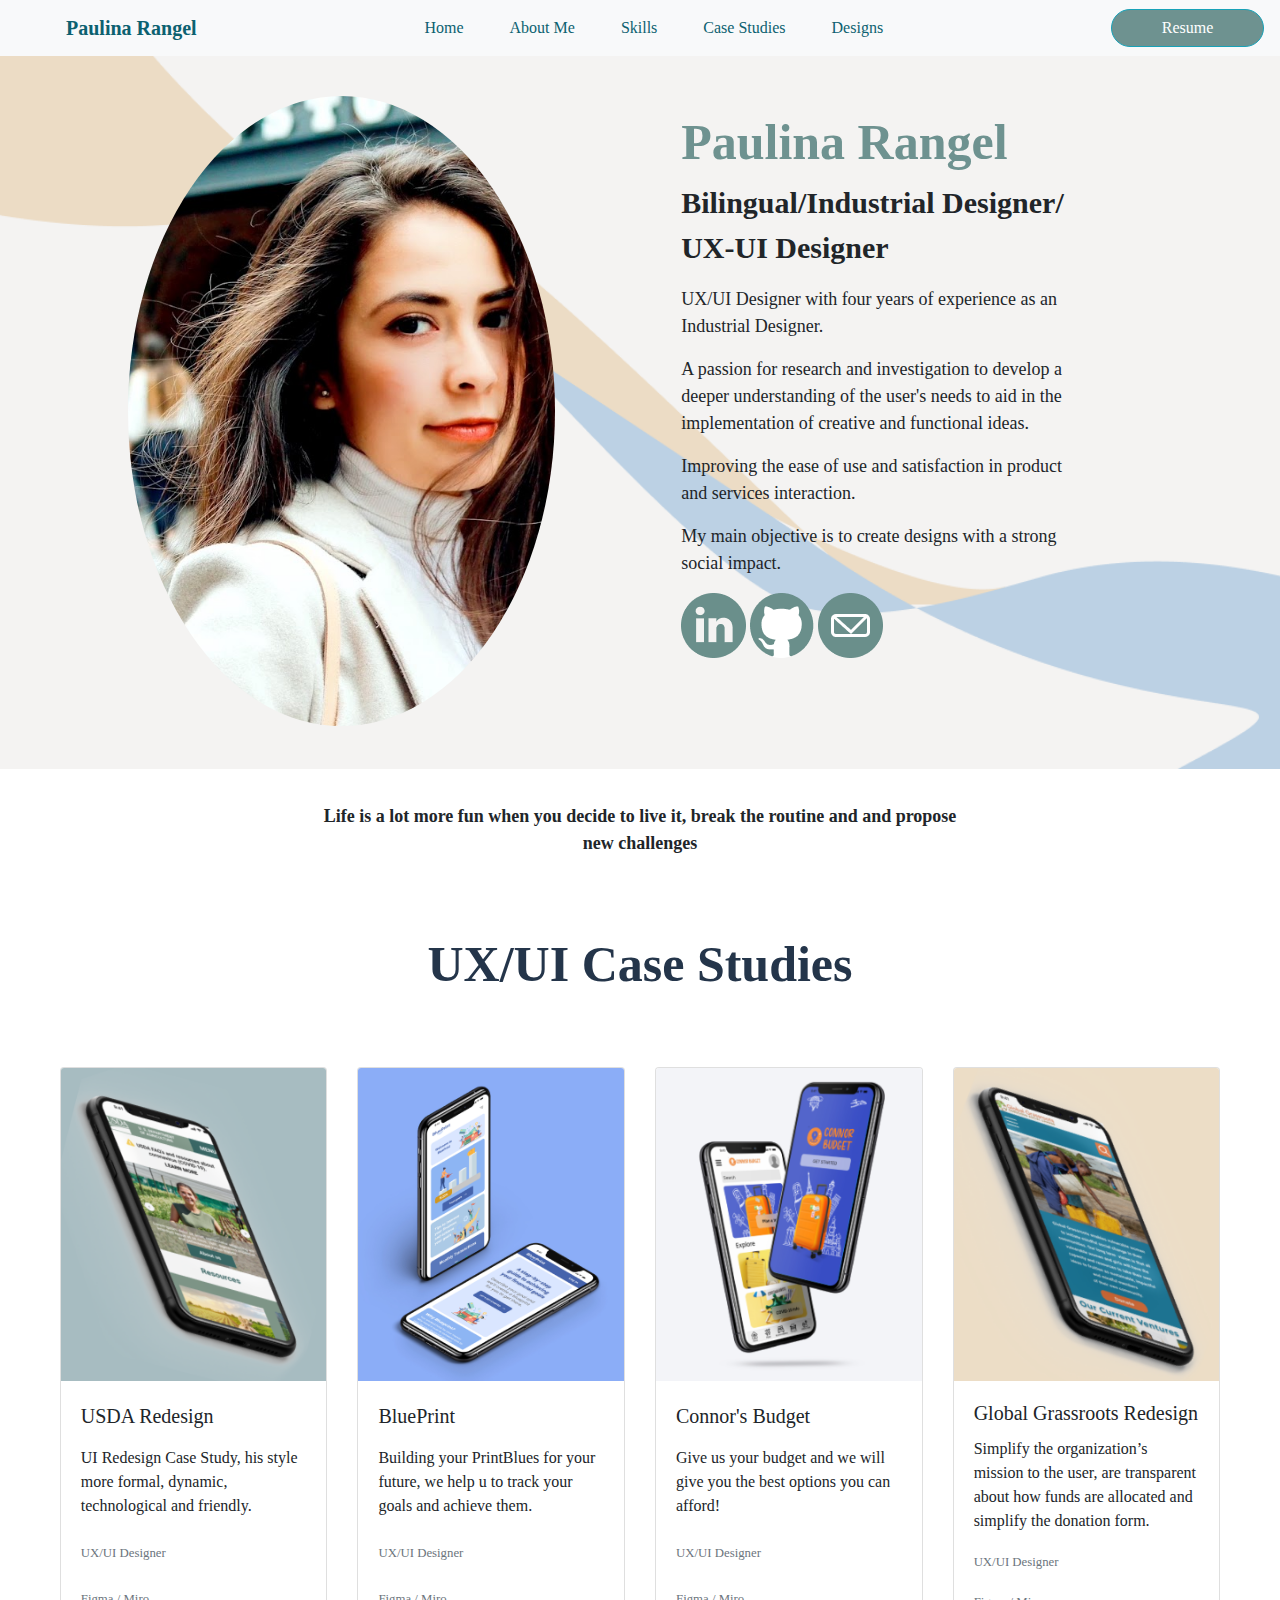
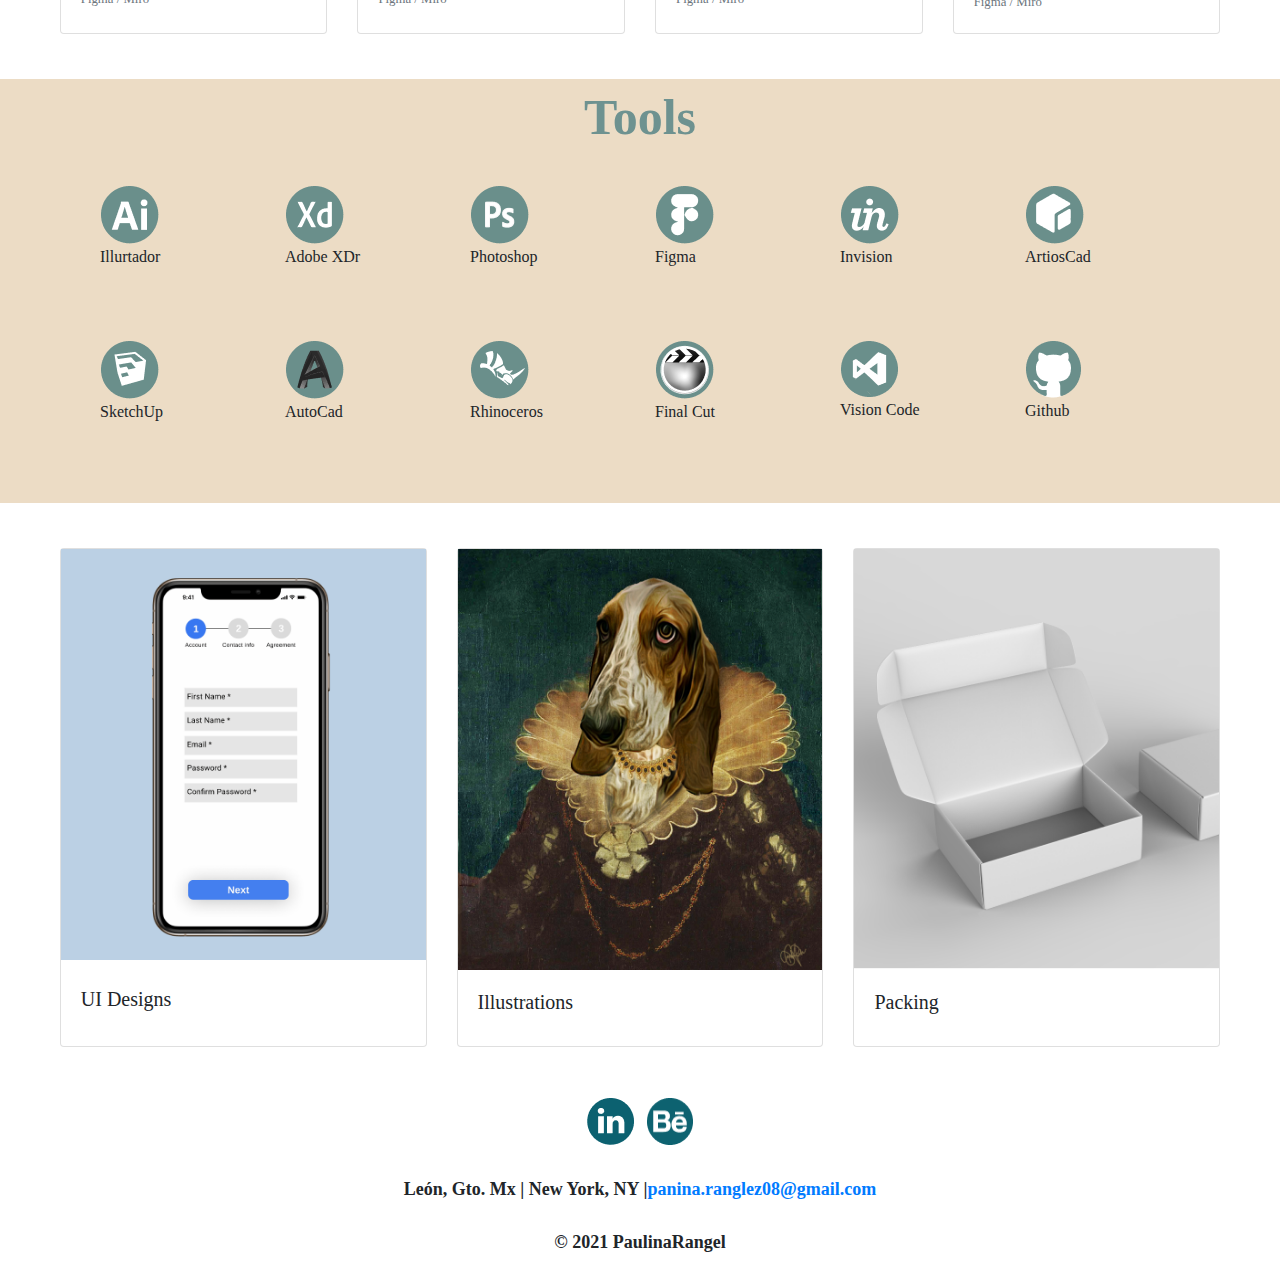
<file: index.html>
<!doctype html>
<html lang="en">

  <head>
    <!-- Required meta tags -->
    <meta charset="utf-8">
    <meta name="viewport" content="width=device-width, initial-scale=1, shrink-to-fit=no">
    <script src="js/index.js"></script>

    <!-- Bootstrap CSS -->
    <link rel="stylesheet" href="https://stackpath.bootstrapcdn.com/bootstrap/4.3.1/css/bootstrap.min.css" integrity="sha384-ggOyR0iXCbMQv3Xipma34MD+dH/1fQ784/j6cY/iJTQUOhcWr7x9JvoRxT2MZw1T" crossorigin="anonymous">
    <link href="https://fonts.googleapis.com/css?family=Anton|Jura&display=swap" rel="stylesheet">
    <link rel="stylesheet" href="css/style.css">
    <title>Paulina Rangel</title>
</head>
<body>
    <nav class="navbar navbar-expand-lg navbar-light bg-light">
        <a class="navbar-brand" href="#">Paulina Rangel</a>
        <button class="navbar-toggler" type="button" data-toggle="collapse" data-target="#navbarSupportedContent" aria-controls="navbarSupportedContent" aria-expanded="false" aria-label="Toggle navigation">
          <span class="navbar-toggler-icon"></span>
        </button>
      
        <div class="collapse navbar-collapse" id="navbarSupportedContent">
          <ul class="navbar-nav mr-auto">
            <li class="nav-item active">
              <a class="nav-link" href="../Home/index.html">Home <span class="sr-only">(current)</span></a>
            </li>
            <li class="nav-item">
              <a class="nav-link" href="../About Me/index.html">About Me</a>
            </li>
            <li class="nav-item">
              <a class="nav-link" href="../Skills/index.html">Skills</a>
            </li> 
            <li class="nav-item">
              <a class="nav-link" href="#CasesStudies">Case Studies</a>
            </li>
            <li class="nav-item">
              <a class="nav-link" href="#Designs">Designs</a>
            </li>
             
               <!-- <button type="button" class="btn btn-info hidden-lg">Let's Talk</button>
            </div>-->
            <button type="button" class="btn btn-info hidden-lg">Resume</button>
          </div>

          <div> 
              <button type="button" class="btn btn-info hidden-xs">Resume</button>
          </div>
           <!-- <div> 
                <button type="button" class="btn btn-info hidden-xs">Let's Talk</button>
            </div>-->
          
        </div>
      </nav>
    <!-- End navigation bar -->

    <style>
      html {
  scroll-behavior: smooth;
}
    </style>


<!--Jumbotron with cards-->
<div id="papa">
  <div class="row g-0">
    <div class="col-md-4" id="Picture2">
    </div>
    <div class="col-md-6" id="introducction">
      <div class="card-body5">
        <h5 class="card-title2">Paulina Rangel</h5>
        <p class="card-text2">Bilingual/Industrial Designer/
          UX-UI Designer</p>
          <p class="card-text3"> UX/UI Designer with four years of experience as an Industrial Designer.</p>
          <p class="card-text3"> A passion for research and investigation to develop a deeper understanding of the user's needs to aid in the implementation of creative and functional ideas. </p><p class="card-text3"> Improving the ease of use and satisfaction in product and services interaction. </p>
            <p class="card-text3"> My main objective is to create designs with a strong social impact.</p>
        <img src="images/in home.png" alt="in"> <img src="images/githubhome.png" alt="github"> <img src="images/emailhome.png" alt="email">
      </div>
    </div>
  </div>
</div>



<!--End-->

<!--  UI/UX CASES STUDIES-->

<section id="CasesStudies">

<div class="d-flex p-2 bd-highlight" id="frase">
  <p class="frase"> Life is a lot more fun when you decide to live it, break the routine and and propose new challenges</p></div>

<div class="d-flex p-2 bd-highlight" id="Tittle">UX/UI Case Studies</div>

<div class="card-deck CasesStudies">
  <div class="card">
    <a class="casestudy" href="../Case Study 2/index.html">
    <img src="images/USDA.png" class="card-img-top" alt="USDA">
    </a>
    <div class="card-body">
      <h5 class="card-title">USDA Redesign</h5>
      <p class="card-text">UI Redesign Case Study, his style more formal, dynamic, technological and friendly.</p>
      <p class="card-text"><small class="text-muted">UX/UI Designer </small></p>
      <p class="card-text"><small class="text-muted">Figma / Miro</small></p>
    </div>
  </div>
  <div class="card">
    <a class="casestudy" href="../Case Study 4/index.html">
    <img src="images/BluePrint.png" class="card-img-top" alt="BluePrint">
  </a>
    <div class="card-body">
      <h5 class="card-title">BluePrint</h5>
      <p class="card-text">Building your PrintBlues for your future, we help u to track your goals and achieve them.</p>
      <p class="card-text"><small class="text-muted">UX/UI Designer </small></p>
      <p class="card-text"><small class="text-muted">Figma / Miro</small></p>
    </div>
  </div>
  <div class="card">
    <a class="casestudy" href="../Case Study 1/index.html">
    <img src="images/ConnorBudget.png" class="card-img-top" alt="ConnorBudget"></a>
    <div class="card-body">
      <h5 class="card-title">Connor's Budget</h5>
      <p class="card-text">Give us your budget and we will give you the best options you can afford!</p>
      <p class="card-text"><small class="text-muted">UX/UI Designer </small></p>
      <p class="card-text"><small class="text-muted">Figma / Miro</small></p>
    </div>
  </div>
  <div class="card">
    <a class="casestudy" href="../Case Study 3/index.html">
    <img src="images/Global.png" class="card-img-top" alt="Global">
  </a>
    <div class="card-body">
      <h5 class="card-title">Global Grassroots Redesign</h5>
      <p class="card-text">Simplify the organization’s mission to the user, are transparent about how funds are allocated and simplify the donation form.</p>
      <p class="card-text"><small class="text-muted">UX/UI Designer </small></p>
      <p class="card-text"><small class="text-muted">Figma / Miro</small></p>
    </div>
  </div>
</div>

</section>

<!-- End UI/UX CASES STUDIES -->

<!--Tools-->

<div class="jumbotron1 jumbotron-fluid" id="Tools">
  <div class="container">
    <div class="d-flex flex-column bd-highlight mb-2">
      
      <div class="p-2 bd-highlight">
        <h1 class="Tools">Tools</h1>
      </div>
      
      <div class="row g-0" id="icons">
        <div class="col-sm-2 col-6 paddignrow "> <img src="images/Frame 19.png" class=icon> <p>Illurtador</p></div>
        <div class="col-sm-2 col-6 paddignrow"><img src="images/Frame 20.png" class=icon><p>Adobe XDr</p></div>
        <div class="col-sm-2 col-6 paddignrow"><img src="images/Frame 21.png" class=icon><p>Photoshop</p></div>
        <div class="col-sm-2 col-6 paddignrow"><img src="images/Frame 22.png" class=icon><p>Figma</p></div>
        <div class="col-sm-2 col-6 paddignrow"><img src="images/Frame 23.png" class=icon><p>Invision</p></div>
        <div class="col-sm-2 col-6 paddignrow"><img src="images/Frame 24.png" class=icon><p>ArtiosCad</p></div>
        <div class="col-sm-2 col-6 paddignrow"><img src="images/Frame 25.png" class=icon><p>SketchUp</p></div>
        <div class="col-sm-2 col-6 paddignrow"><img src="images/Frame 26.png" class=icon><p>AutoCad</p></div>
        <div class="col-sm-2 col-6 paddignrow"><img src="images/Frame 27.png" class=icon><p>Rhinoceros</p></div>
        <div class="col-sm-2 col-6 paddignrow"><img src="images/Frame 28.png" class=icon><p>Final Cut</p></div>
        <div class="col-sm-2 col-6 paddignrow"><img src="images/Frame 46.png" class=icon><p>Vision Code</p></div>
        <div class="col-sm-2 col-6 paddignrow"><img src="images/Frame 47.png" class=icon><p>Github</p></div>
        
      </div>
    </div>
  </div>
</div>


<!-- End Tools -->

<!-- Designs-->
<div class="card-deck" id="Designs">
  <div class="card">
    <img src="images/animations.gif" class="card-img-top2 animations" alt="Animations">
    <div class="card-body">
      <h5 class="UI Designs">UI Designs</h5>
    </div>
  </div>
  <div class="card">
    <img src="images/Illustrations.png" class="card-img-top2" alt="Illustrations">
    <div class="card-body">
      <h5 class="card-title">Illustrations</h5>
    </div>
  </div>
  <div class="card">
    <img src="images/Packing.png" class="card-img-top2" alt="Packing">
    <div class="card-body">
      <h5 class="card-title">Packing</h5>
    
    </div>
  </div>
</div>

<!--Footer-->
<div class="d-flex justify-content-center" id="footer"><img src="images/iconinlink.png" class="icon" alt="link"><img src="images/iconBe.png" class="icon" alt="be"></div>
<div class="d-flex justify-content-center" id="footer">León, Gto. Mx     |   New York, NY   | <a href="mailto:panina.ranglez08@gmail.com">panina.ranglez08@gmail.com</a> </div>
<div class="d-flex justify-content-center" id="footer"> © 2021 PaulinaRangel</div>
</file>
<file: css/style.css>
/* Text */
body{
    font-family: Montserrat;
}
.navbar-brand{
    font-size: 20px;
  font-weight: bold;
  font-stretch: normal;
  font-style: normal;
  line-height: normal;
  letter-spacing: normal;
  text-align: center;
  margin: 0px 0px 0px 50px;
  color: #0C6170 !important;
}

h1{
    font-family: Montserrat;
  font-size: 50px;
  font-weight: bold !important;
  color: #6e9290;
}

.lead{
    font-family: Montserrat;
  font-size: 30px;
  font-weight: bold;
}

button{
background-color: #6e9290 !important;
border-radius: 7vh !important;
width: 17vh !important;
}

.nav-link{
    color: #0C6170 !important;
}

.frase{
    width: 73vh;
    text-align: center;
}


/* Navigation bar */

/*General*/
.navbar{
    position: fixed;
    width: 100%;
    background-color: white;
    background-size: cover;
    z-index: 10;
}

.navbar-nav{
    margin-left: auto;
    display: flex;
    align-items: center;
    justify-content: center;
}

.navbar-brand img{
    padding: 15px;
    width: 65px;
}

.nav-item{
    margin:0px 15px ;
    color: #0C6170 !important;
}



/*Navigation dropdown menu*/
.dropdown-menu{
    background-color: white;
    background-size: cover;
}

.dropdown-item:focus, .dropdown-item:hover{
    color:#0C6170 !important;
    text-decoration: none;
    background-color: whitesmoke;
}

.dropdown-menu {
    left: -97px;
  }

  /*Navigation links*/
  .customNav a{
      color: white !important;
  }

  .navCTA{
      font-size: 15px;
  }


    @media only screen and (max-width: 1200px)  { .hidden-xs {display: none} }

    @media only screen and (min-width: 800px)  { .hidden-lg {display: none} }


    @media only screen and (max-width: 800px)  { .resume {width: 200px !important;} }


/*Jumbotron 2*/

.row{
    margin: 0 !important;
}

#Picture2{
background-image: url("../images/IMG_4964.jpg");
background-size: 110vh;
background-repeat: no-repeat;
border-radius: 50%;
background-position: center;
width: 70vh;
height: 70vh;
display: flex;
align-items: center;
justify-content: center;
margin-top: 7.5%;
margin-left: 10%;

}

.card-body5{
padding: 20px;
margin: 15%;
}

#introducction{
    display: flex;
    align-items: center;
    justify-content: center;
}

#papa{
    background-image:url("../images/Parallax\ Image.png");
    background-size: cover;
    background-repeat: no-repeat;
    background-position: center;
    stroke: transparent !important;
    height:max-content;
    display: flex;
    align-items: center;
    justify-content: center;
}



/*Text*/

.card-title2{
    font-family: Montserrat;
    font-size: 50px;
    font-weight: bold !important;
    color: #6e9290;
}

.card-text2{
    font-family: Montserrat;
    font-size: 30px;
    font-weight: bold;
}

.card-text3{
    font-family: Montserrat;
    font-size: 18px;
}



/*UI/UX CASES STUDIES*/

#frase{
    display: flex;
    align-items: center;
    justify-content: center;
    font-family: Montserrat;
  font-size: 18px;
  font-weight: 900;
  margin: 2%;
}

#Tittle{
    display: flex;
    align-items: center;
    justify-content: center;
    font-family: Montserrat;
  font-size: 50px;
  font-weight: 900;
  font-stretch: normal;
  font-style: normal;
  line-height: 2;
  letter-spacing: normal;
  text-align: center;
  color: #24354a;
}

.card-group1{
    display: flex;
    align-items: center;
    justify-content: space-evenly;
    margin: 3.5%;
}

.card-body{
display: flex;
flex-direction: column;
align-items:baseline;
justify-content: space-around;
}


#id{
    background-color: #ECDCC5;
}

h3{
    display: flex;
    align-items: center;
    justify-content: center;
}

/*TOOLS*/

.paddignrow{
    padding-bottom: 5%;
}

.jumbotron1{
    background-color: #ECDCC5;
    display: flex;
    align-items:center;
    justify-content: center;
}

.container{
    display: flex;
    flex-direction: column;
    align-items: center;
    justify-content: center;
}

#icons{
    margin: 2%;
    padding: auto;
    padding-top: 2%;

}

.Tools{
    text-align: center;
}

.col-md-1{
    animation: bounce .7s infinite;
}

/*Designs*/

.animations{
    height: fit-content;
}

.card-deck{
    margin: 3.5%;
}

/*Footer*/
#footer{
    margin: 2%;
    font-family: Montserrat;
  font-size: 18px;
  font-weight: 600;
}

.icon{
    margin: 0.5%;
}
</file>
